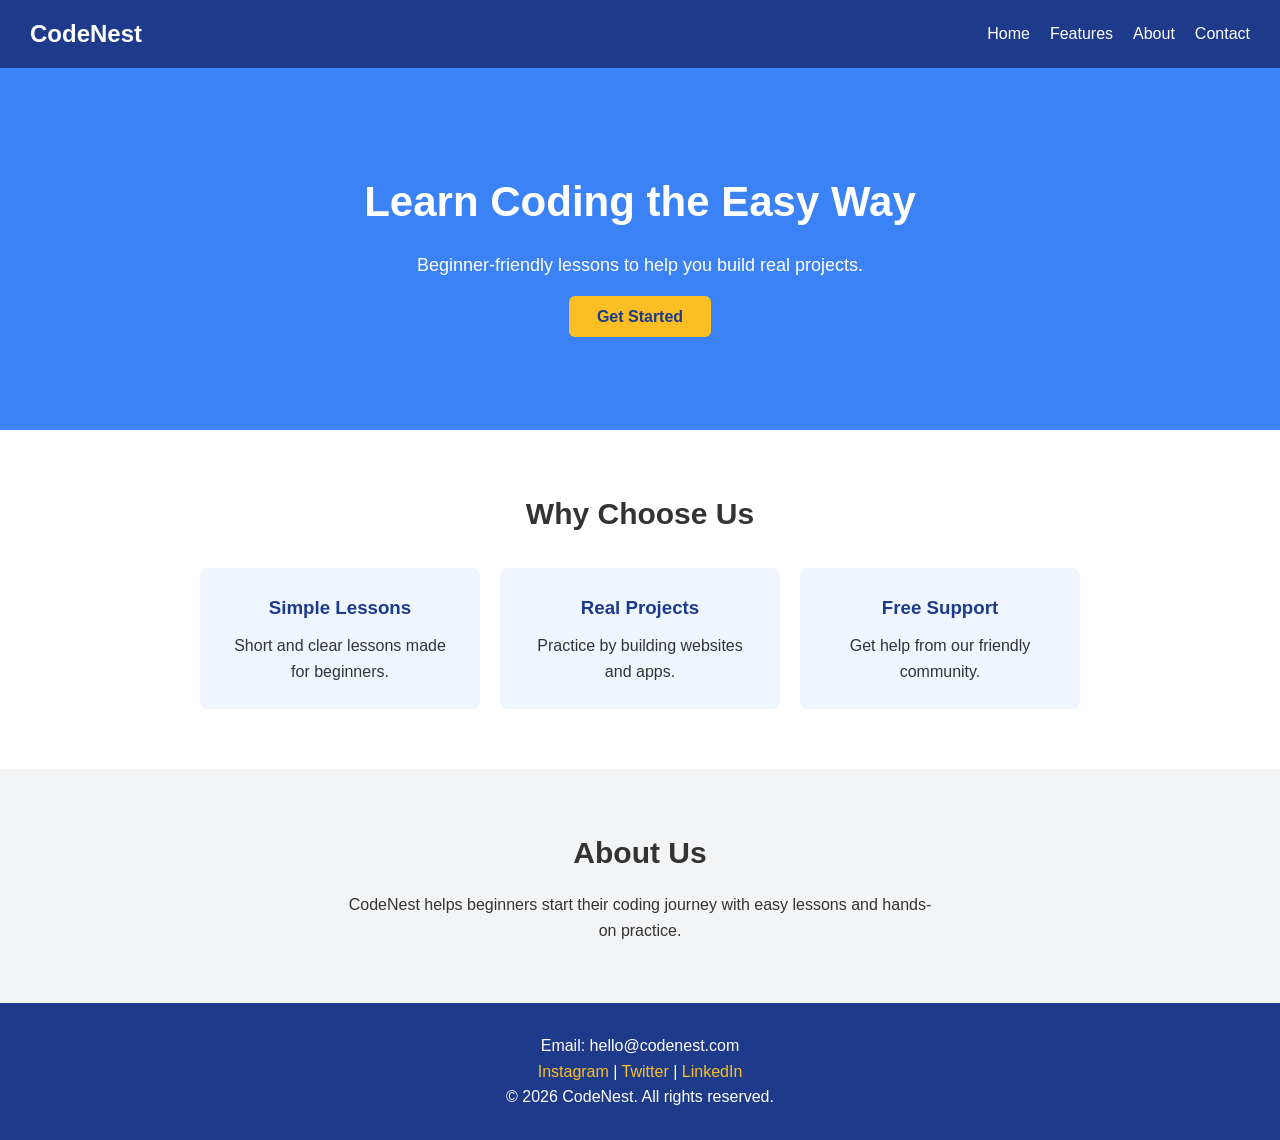
<file: WebDev-L1-LandingPage/index.html>
<!DOCTYPE html>
<html lang="en">
<head>
  <meta charset="UTF-8">
  <meta name="viewport" content="width=device-width, initial-scale=1.0">
  <title>CodeNest - Learn to Code</title>
  <link rel="stylesheet" href="style.css">
</head>
<body>

  <!-- NAVBAR -->
  <nav class="navbar">
    <h2 class="logo">CodeNest</h2>
    <ul class="nav-links">
      <li><a href="#home">Home</a></li>
      <li><a href="#features">Features</a></li>
      <li><a href="#about">About</a></li>
      <li><a href="#contact">Contact</a></li>
    </ul>
  </nav>

  <!-- HERO -->
  <section class="hero" id="home">
    <h1>Learn Coding the Easy Way</h1>
    <p>Beginner-friendly lessons to help you build real projects.</p>
    <a href="#features" class="btn">Get Started</a>
  </section>

  <!-- FEATURES -->
  <section class="features" id="features">
    <h2>Why Choose Us</h2>
    <div class="feature-boxes">
      <div class="box">
        <h3>Simple Lessons</h3>
        <p>Short and clear lessons made for beginners.</p>
      </div>
      <div class="box">
        <h3>Real Projects</h3>
        <p>Practice by building websites and apps.</p>
      </div>
      <div class="box">
        <h3>Free Support</h3>
        <p>Get help from our friendly community.</p>
      </div>
    </div>
  </section>

  <!-- ABOUT -->
  <section class="about" id="about">
    <h2>About Us</h2>
    <p>CodeNest helps beginners start their coding journey with easy lessons and hands-on practice.</p>
  </section>

  <!-- FOOTER -->
  <footer class="footer" id="contact">
    <p>Email: hello@codenest.com</p>
    <p>
      <a href="#">Instagram</a> |
      <a href="#">Twitter</a> |
      <a href="#">LinkedIn</a>
    </p>
    <p>&copy; 2026 CodeNest. All rights reserved.</p>
  </footer>

</body>
</html>
</file>
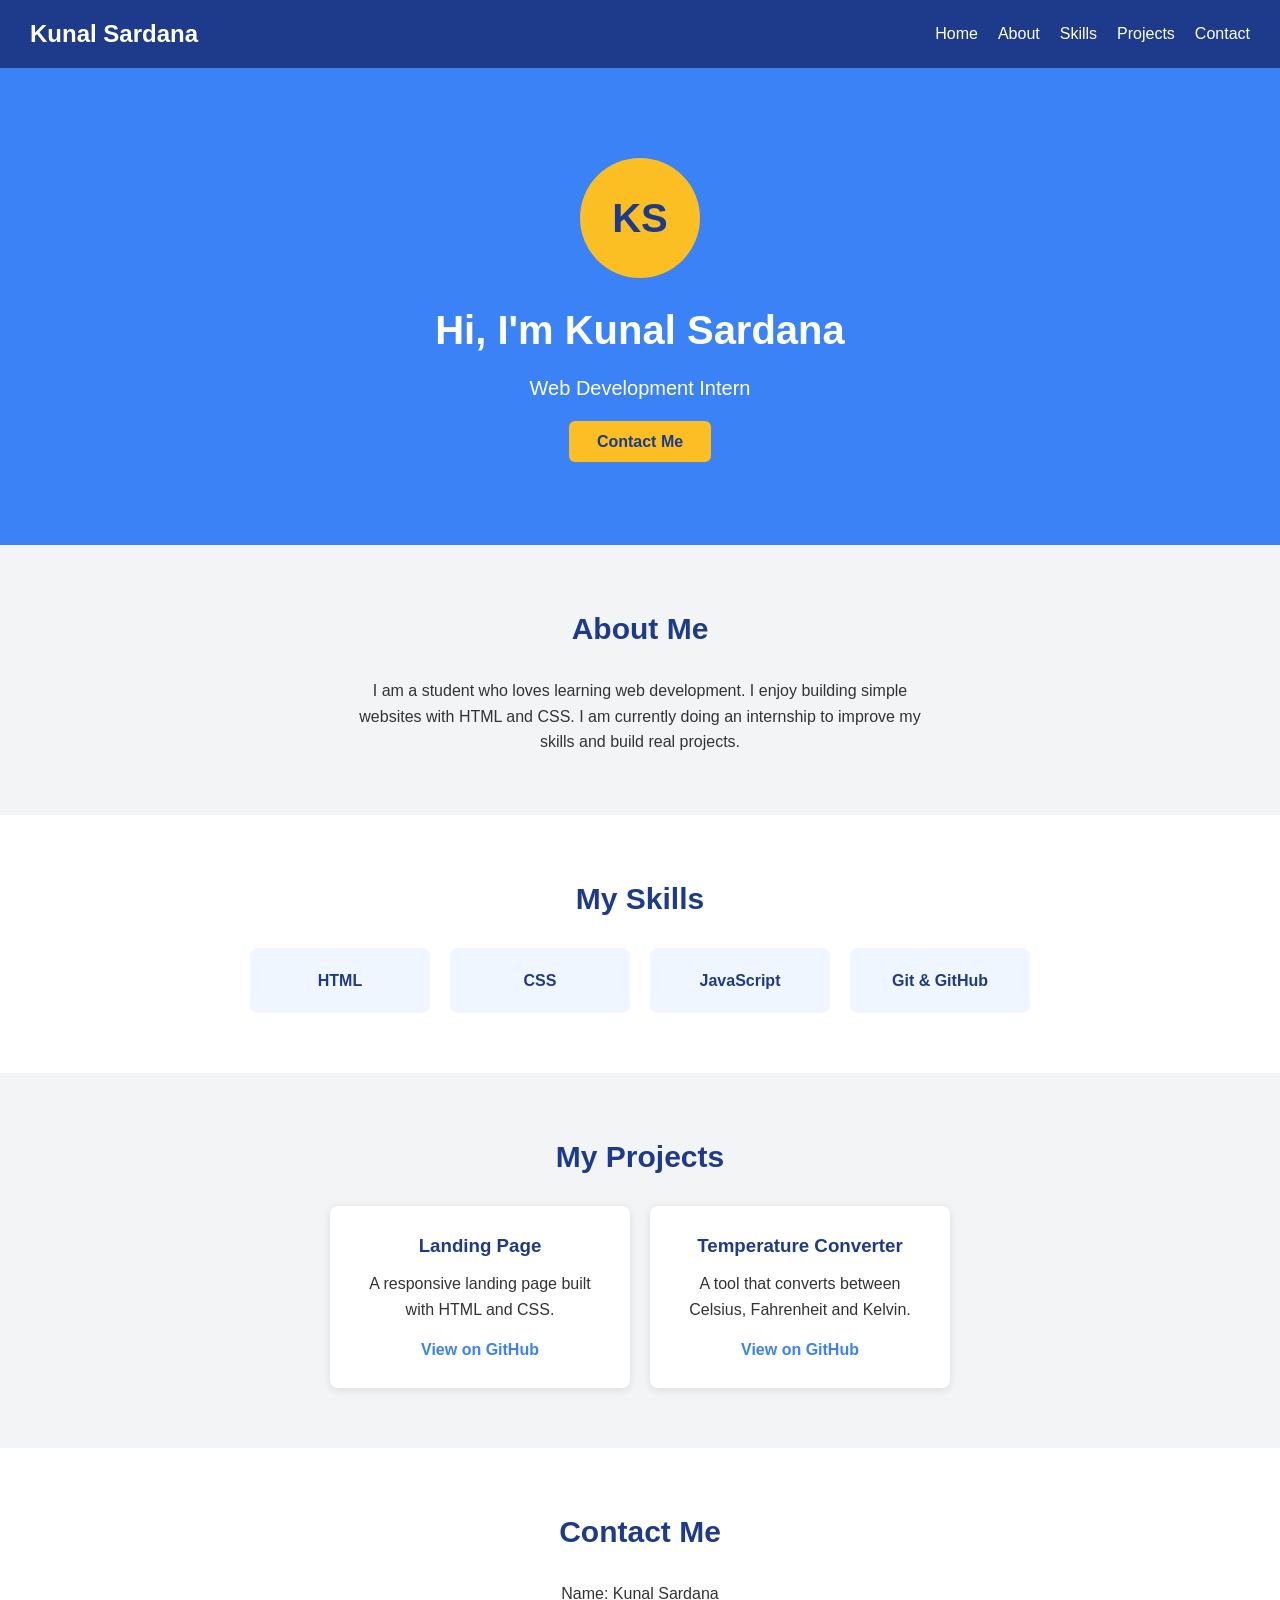
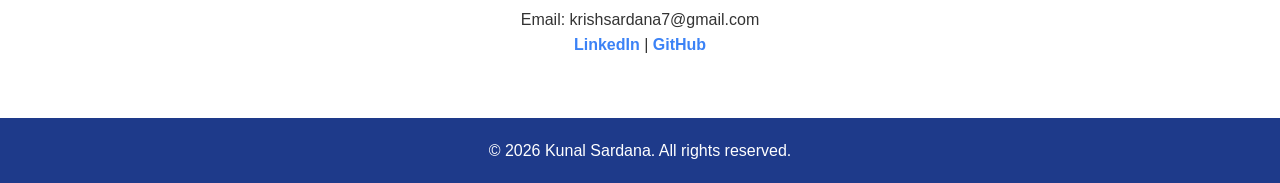
<file: WebDev-L1-Portfolio/index.html>
<!DOCTYPE html>
<html lang="en">
<head>
  <meta charset="UTF-8">
  <meta name="viewport" content="width=device-width, initial-scale=1.0">
  <title>Kunal Sardana - Portfolio</title>
  <link rel="stylesheet" href="style.css">
</head>
<body>

  <!-- NAVBAR -->
  <nav class="navbar">
    <h2 class="logo">Kunal Sardana</h2>
    <ul class="nav-links">
      <li><a href="#home">Home</a></li>
      <li><a href="#about">About</a></li>
      <li><a href="#skills">Skills</a></li>
      <li><a href="#projects">Projects</a></li>
      <li><a href="#contact">Contact</a></li>
    </ul>
  </nav>

  <!-- HERO -->
  <section class="hero" id="home">
    <div class="avatar">KS</div>
    <h1>Hi, I'm Kunal Sardana</h1>
    <p>Web Development Intern</p>
    <a href="#contact" class="btn">Contact Me</a>
  </section>

  <!-- ABOUT -->
  <section class="about" id="about">
    <h2>About Me</h2>
    <p>I am a student who loves learning web development. I enjoy building simple websites with HTML and CSS. I am currently doing an internship to improve my skills and build real projects.</p>
  </section>

  <!-- SKILLS -->
  <section class="skills" id="skills">
    <h2>My Skills</h2>
    <div class="skill-grid">
      <div class="skill">HTML</div>
      <div class="skill">CSS</div>
      <div class="skill">JavaScript</div>
      <div class="skill">Git &amp; GitHub</div>
    </div>
  </section>

  <!-- PROJECTS -->
  <section class="projects" id="projects">
    <h2>My Projects</h2>
    <div class="project-grid">
      <div class="card">
        <h3>Landing Page</h3>
        <p>A responsive landing page built with HTML and CSS.</p>
        <a href="https://github.com/" target="_blank" rel="noopener">View on GitHub</a>
      </div>
      <div class="card">
        <h3>Temperature Converter</h3>
        <p>A tool that converts between Celsius, Fahrenheit and Kelvin.</p>
        <a href="https://github.com/" target="_blank" rel="noopener">View on GitHub</a>
      </div>
    </div>
  </section>

  <!-- CONTACT -->
  <section class="contact" id="contact">
    <h2>Contact Me</h2>
    <p>Name: Kunal Sardana</p>
    <p>Email: krishsardana7@gmail.com</p>
    <p>
      <a href="https://www.linkedin.com/" target="_blank" rel="noopener">LinkedIn</a> |
      <a href="https://github.com/" target="_blank"rel="noopener">GitHub</a>
    </p>
  </section>

  <!-- FOOTER -->
  <footer class="footer">
    <p>&copy; 2026 Kunal Sardana. All rights reserved.</p>
  </footer>

</body>
</html>
</file>
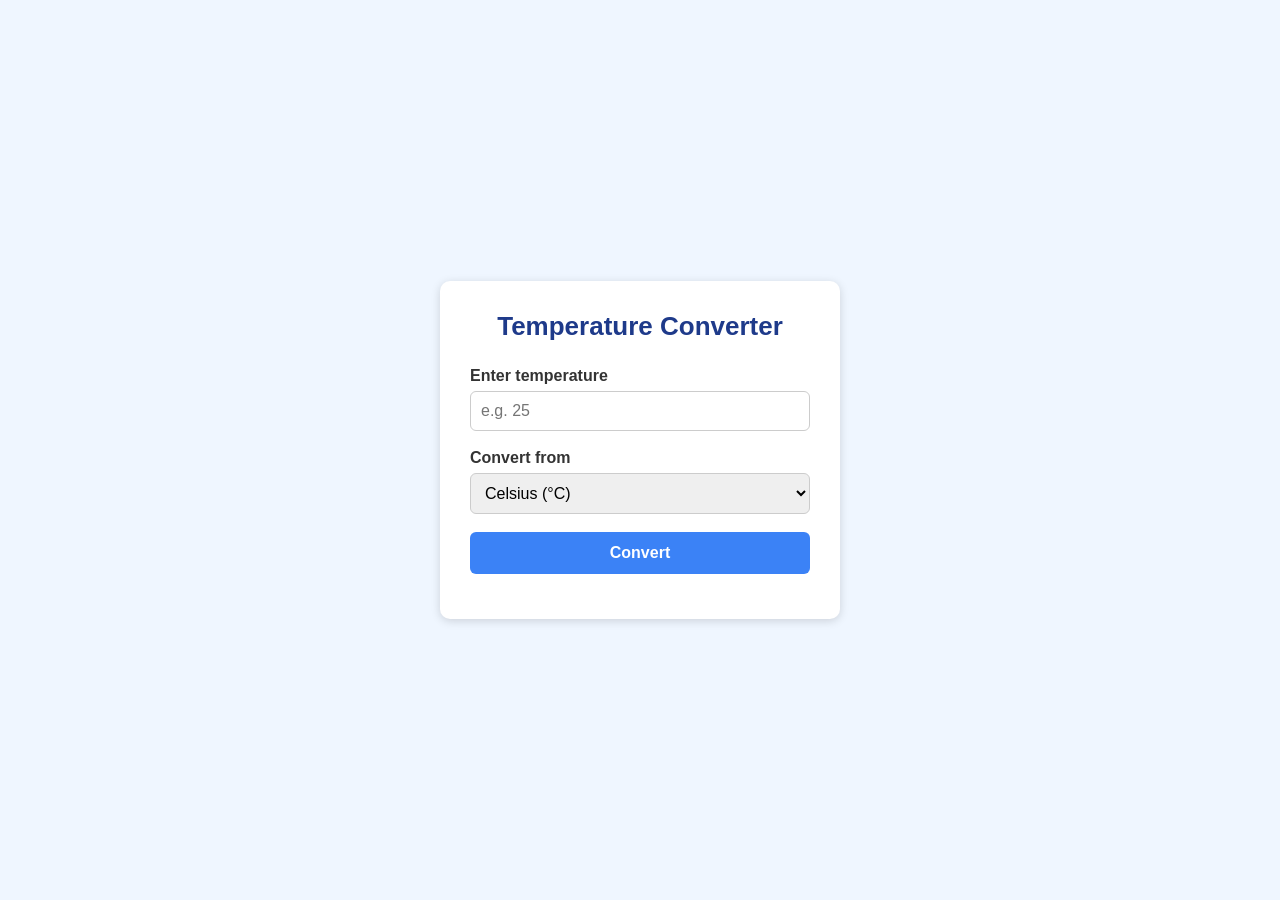
<file: WebDev-L1-TemperatureConverter/index.html>
<!DOCTYPE html>
<html lang="en">
<head>
  <meta charset="UTF-8">
  <meta name="viewport" content="width=device-width, initial-scale=1.0">
  <title>Temperature Converter</title>
  <link rel="stylesheet" href="style.css">
</head>
<body>

  <div class="converter">
    <h1>Temperature Converter</h1>

    <label for="tempInput">Enter temperature</label>
    <input type="text" id="tempInput" placeholder="e.g. 25">

    <label for="unitSelect">Convert from</label>
    <select id="unitSelect">
      <option value="C">Celsius (°C)</option>
      <option value="F">Fahrenheit (°F)</option>
      <option value="K">Kelvin (K)</option>
    </select>

    <button id="convertBtn">Convert</button>

    <div id="error" class="error"></div>

    <div id="result" class="result"></div>
  </div>

  <script src="script.js"></script>
</body>
</html>
</file>
<file: WebDev-L1-LandingPage/style.css>
* {
  margin: 0;
  padding: 0;
  box-sizing: border-box;
}

html {
  scroll-behavior: smooth;
}

body {
  font-family: Arial, sans-serif;
  color: #333;
  line-height: 1.6;
}

/* NAVBAR */
.navbar {
  position: sticky;
  top: 0;
  background: #1e3a8a;
  color: white;
  display: flex;
  justify-content: space-between;
  align-items: center;
  padding: 15px 30px;
}

.nav-links {
  list-style: none;
  display: flex;
  gap: 20px;
}

.nav-links a {
  color: white;
  text-decoration: none;
}

.nav-links a:hover {
  color: #fbbf24;
}

/* HERO */
.hero {
  background: #3b82f6;
  color: white;
  text-align: center;
  padding: 100px 20px;
}

.hero h1 {
  font-size: 42px;
  margin-bottom: 15px;
}

.hero p {
  font-size: 18px;
  margin-bottom: 25px;
}

.btn {
  background: #fbbf24;
  color: #1e3a8a;
  padding: 12px 28px;
  text-decoration: none;
  border-radius: 6px;
  font-weight: bold;
}

/* FEATURES */
.features {
  padding: 60px 20px;
  text-align: center;
}

.features h2 {
  font-size: 30px;
  margin-bottom: 30px;
}

.feature-boxes {
  display: flex;
  gap: 20px;
  justify-content: center;
  flex-wrap: wrap;
}

.box {
  background: #eff6ff;
  padding: 25px;
  width: 280px;
  border-radius: 8px;
}

.box h3 {
  margin-bottom: 10px;
  color: #1e3a8a;
}

/* ABOUT */
.about {
  background: #f3f4f6;
  padding: 60px 20px;
  text-align: center;
}

.about h2 {
  font-size: 30px;
  margin-bottom: 15px;
}

.about p {
  max-width: 600px;
  margin: 0 auto;
}

/* FOOTER */
.footer {
  background: #1e3a8a;
  color: white;
  text-align: center;
  padding: 30px 20px;
}

.footer a {
  color: #fbbf24;
  text-decoration: none;
}

/* MOBILE */
@media (max-width: 600px) {
  .navbar {
    flex-direction: column;
    gap: 10px;
  }
  .hero h1 {
    font-size: 28px;
  }
}
</file>
<file: WebDev-L1-Portfolio/style.css>
* {
  margin: 0;
  padding: 0;
  box-sizing: border-box;
}

html {
  scroll-behavior: smooth;
}

body {
  font-family: Arial, sans-serif;
  color: #333;
  line-height: 1.6;
}

section {
  padding: 60px 20px;
  text-align: center;
}

section h2 {
  font-size: 30px;
  margin-bottom: 25px;
  color: #1e3a8a;
}

/* NAVBAR */
.navbar {
  position: sticky;
  top: 0;
  background: #1e3a8a;
  color: white;
  display: flex;
  justify-content: space-between;
  align-items: center;
  padding: 15px 30px;
  z-index: 10;
}

.nav-links {
  list-style: none;
  display: flex;
  gap: 20px;
}

.nav-links a {
  color: white;
  text-decoration: none;
}

.nav-links a:hover {
  color: #fbbf24;
}

/* HERO */
.hero {
  background: #3b82f6;
  color: white;
  padding: 90px 20px;
}

.avatar {
  width: 120px;
  height: 120px;
  background: #fbbf24;
  color: #1e3a8a;
  font-size: 40px;
  font-weight: bold;
  border-radius: 50%;
  display: flex;
  align-items: center;
  justify-content: center;
  margin: 0 auto 20px;
}

.hero h1 {
  font-size: 40px;
  margin-bottom: 10px;
}

.hero p {
  font-size: 20px;
  margin-bottom: 25px;
}

.btn {
  background: #fbbf24;
  color: #1e3a8a;
  padding: 12px 28px;
  text-decoration: none;
  border-radius: 6px;
  font-weight: bold;
}

/* ABOUT */
.about {
  background: #f3f4f6;
}

.about p {
  max-width: 600px;
  margin: 0 auto;
}

/* SKILLS */
.skill-grid {
  display: flex;
  gap: 20px;
  justify-content: center;
  flex-wrap: wrap;
}

.skill {
  background: #eff6ff;
  color: #1e3a8a;
  font-weight: bold;
  padding: 20px;
  width: 180px;
  border-radius: 8px;
}

/* PROJECTS */
.projects {
  background: #f3f4f6;
}

.project-grid {
  display: flex;
  gap: 20px;
  justify-content: center;
  flex-wrap: wrap;
}

.card {
  background: white;
  padding: 25px;
  width: 300px;
  border-radius: 8px;
  box-shadow: 0 2px 8px rgba(0, 0, 0, 0.1);
}

.card h3 {
  color: #1e3a8a;
  margin-bottom: 10px;
}

.card p {
  margin-bottom: 15px;
}

.card a {
  color: #3b82f6;
  font-weight: bold;
  text-decoration: none;
}

/* CONTACT */
.contact a {
  color: #3b82f6;
  text-decoration: none;
  font-weight: bold;
}

/* FOOTER */
.footer {
  background: #1e3a8a;
  color: white;
  text-align: center;
  padding: 20px;
}

/* MOBILE */
@media (max-width: 700px) {
  .navbar {
    flex-direction: column;
    gap: 10px;
  }
  .nav-links {
    flex-wrap: wrap;
    justify-content: center;
    gap: 12px;
  }
  .hero h1 {
    font-size: 28px;
  }
}
</file>
<file: WebDev-L1-TemperatureConverter/style.css>
* {
  margin: 0;
  padding: 0;
  box-sizing: border-box;
}

body {
  font-family: Arial, sans-serif;
  background: #eff6ff;
  min-height: 100vh;
  display: flex;
  justify-content: center;
  align-items: center;
  padding: 20px;
}

.converter {
  background: white;
  width: 100%;
  max-width: 400px;
  padding: 30px;
  border-radius: 10px;
  box-shadow: 0 2px 10px rgba(0, 0, 0, 0.15);
}

h1 {
  font-size: 26px;
  color: #1e3a8a;
  text-align: center;
  margin-bottom: 25px;
}

label {
  display: block;
  font-weight: bold;
  margin-bottom: 6px;
  color: #333;
}

input,
select {
  width: 100%;
  padding: 10px;
  font-size: 16px;
  margin-bottom: 18px;
  border: 1px solid #ccc;
  border-radius: 6px;
}

button {
  width: 100%;
  padding: 12px;
  font-size: 16px;
  font-weight: bold;
  background: #3b82f6;
  color: white;
  border: none;
  border-radius: 6px;
  cursor: pointer;
}

button:hover {
  background: #1e3a8a;
}

.error {
  color: #dc2626;
  margin-top: 15px;
  text-align: center;
  font-weight: bold;
}

.result {
  margin-top: 15px;
  background: #eff6ff;
  border-radius: 6px;
  padding: 0;
  text-align: center;
  color: #1e3a8a;
  font-weight: bold;
}

.result p {
  padding: 8px;
}
</file>
